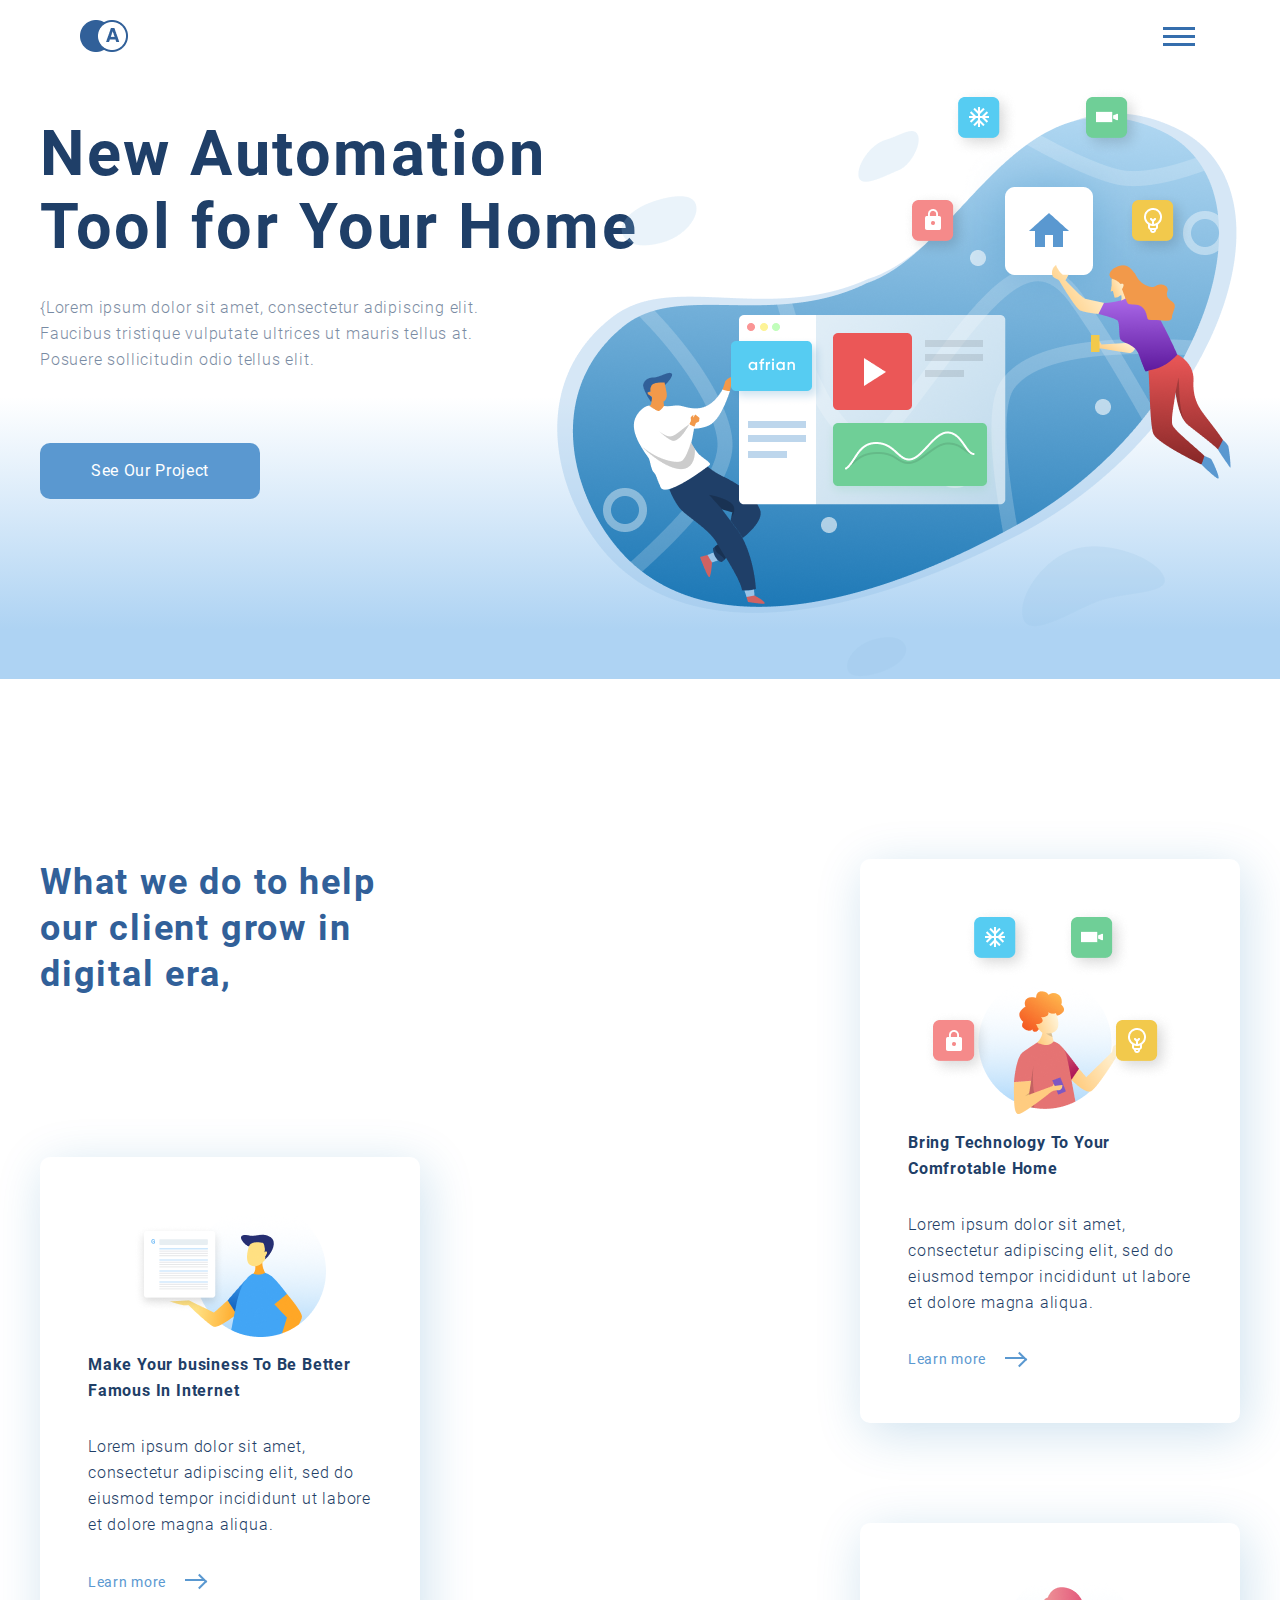
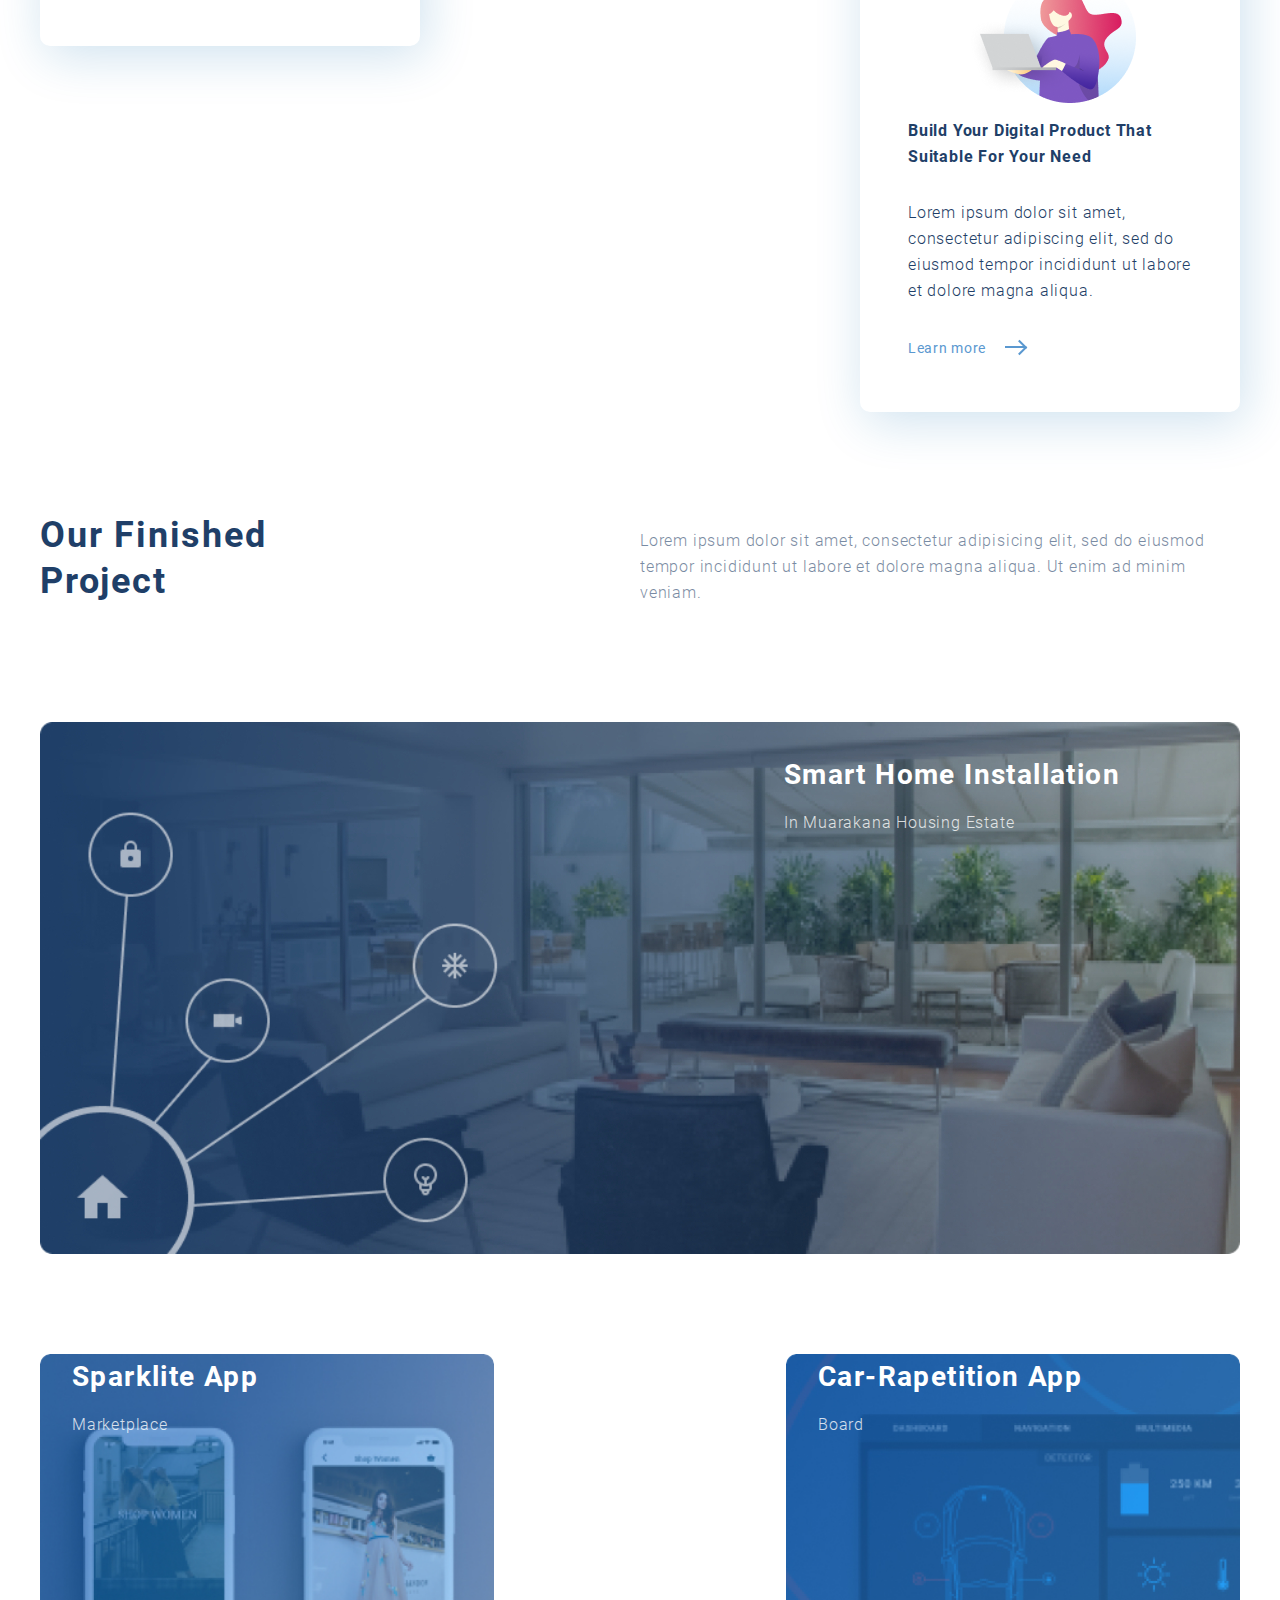
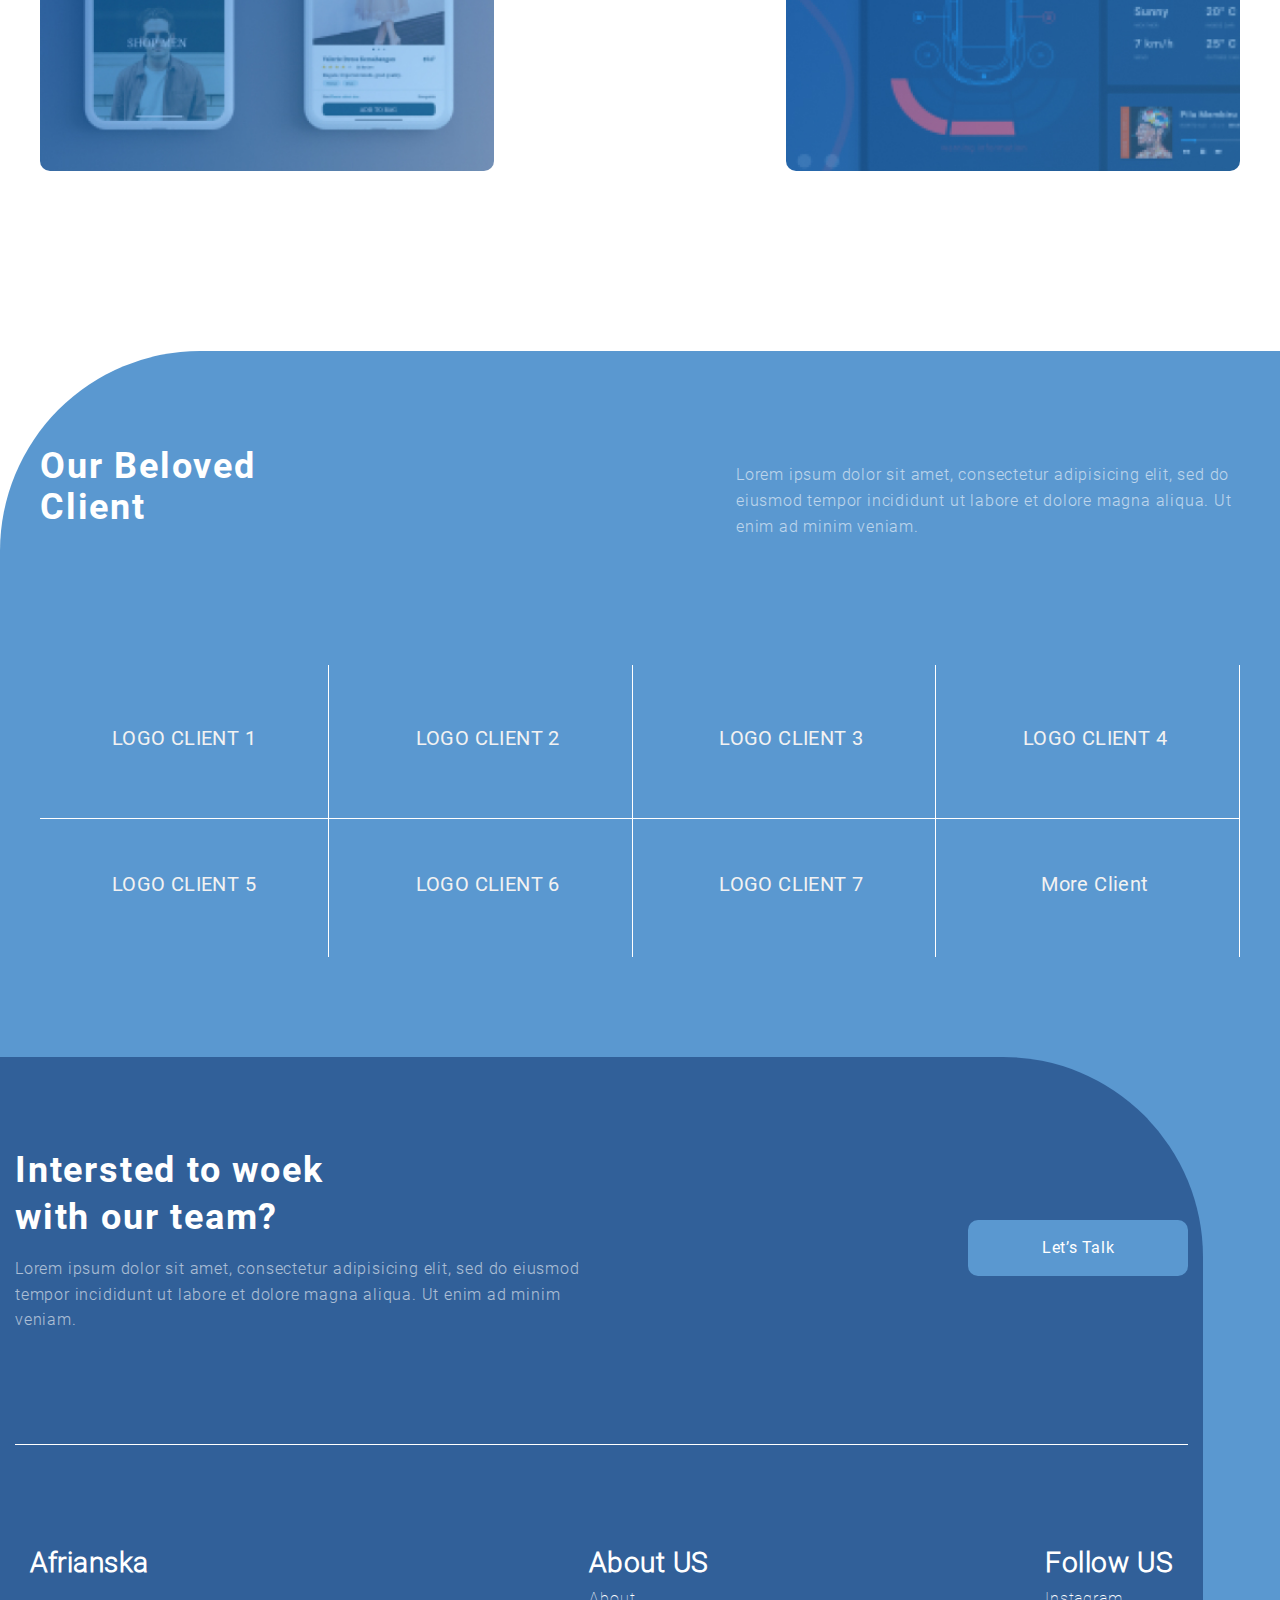
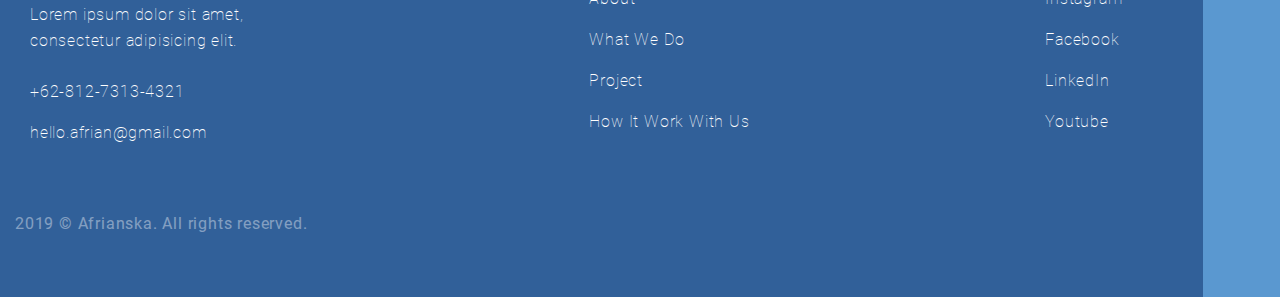
<file: index.html>
<!DOCTYPE html>
<html lang="en">
<head>
    <meta charset="UTF-8">
    <meta http-equiv="X-UA-Compatible" content="IE=edge">
    <meta name="viewport" content="width=device-width, initial-scale=1.0">
    <title>afrianska</title>
    <link rel="stylesheet" href="css/normalize.css">
    <link rel="stylesheet" href="css/style.css">
</head>
<body>
    <div class="wrapper">
        <header class="header">
            <a href="index.html" class="logo__link"><img src="img/logo.png" alt="logo"></a>
            <nav class='header__nav '>
                <ul class="header__list">
                    <li class="nav__list"><a href="blog.html" class="nav__link">Blog</a></li>
                    <li class="nav__list"><a href="contact.html" class="nav__link">Contact Us</a></li>
                </ul>
               
            </nav>
            <div class="burger__menu">
                <div class="line1"></div>
                <div class="line2"></div>
                <div class="line3"></div>
            </div>
        </header>
        <div class="inner">
            <div class="container">
               <div class="inner__items">
                   <div class="inner__item  inner__text">
                        <h1 class="inner__title">New Automation
                            Tool for Your Home
                        </h1>
                        <p class="inner__suptitle">{Lorem ipsum dolor sit amet, consectetur adipiscing elit. Faucibus tristique vulputate ultrices ut mauris tellus at. Posuere sollicitudin odio tellus elit.
                            
                        </p>
                        <a href="" class="inner__link">See Our Project</a>

                    </div>
                   <div class="inner__item inner__img">
                       <img src="img/illustration.png" alt="bunner">
                  </div>
               </div>
            </div>
        </div>
        <section>
            <div class="about">
                <div class="container">
                    
                    <div class="about__items">
                        <div class="about__item">
                            <h2 class="title__about">
                                What we do to help
                                our client grow in
                                digital era,
                            </h2>
                            <div class="about__card">
                                <div class="about__card-contant">
                                    <img src="img/business.png" alt="business" class="about__img">
                                    <h3 class="about__card-title">
                                        Make Your business To Be Better Famous In Internet
                                    </h3>
                                    <p class="about__card-title">
                                        Lorem ipsum dolor sit amet, consectetur adipiscing elit, sed do eiusmod tempor incididunt ut labore et dolore magna aliqua. 
                                    </p>
                                    <a href="#" class="about__card-link">Learn more</a>


                                </div>
                            </div>
                        </div>
                        <div class="about__item">
                            <div class="about__card">
                                <div class="about__card-contant">
                                    <img src="img/technology.png" alt="technology" class="about__img">
                                    <h3 class="about__card-title">Bring Technology To Your 
                                        Comfrotable Home
                                    </h3>
                                    <p class="about__card-title">
                                        Lorem ipsum dolor sit amet, consectetur adipiscing elit, sed do eiusmod tempor incididunt ut labore et dolore magna aliqua. 
                                    </p>
                                    <a href="#" class="about__card-link">Learn more</a>


                                </div>
                            </div>
                            <div class="about__card">
                                <div class="about__card-contant">
                                    <img src="img/digital.png" alt="digital" class="about__img">
                                    <h3 class="about__card-title">
                                        Build Your Digital Product That Suitable For Your Need
                                    </h3>
                                    <p class="about__card-title">
                                        Lorem ipsum dolor sit amet, consectetur adipiscing elit, sed do eiusmod tempor incididunt ut labore et dolore magna aliqua. 
                                    </p>
                                    <a href="#" class="about__card-link">Learn more</a>


                                </div>
                            </div>
                        </div>
                    </div>
                </div>
            </div>
        </section>
        <section class="project">
            <div class="container">
                <div class="project__conte">
                    <h2 class="project__title">Our Finished
                        Project
                    </h2>
                    <p class="project__subtitle">Lorem ipsum dolor sit amet, consectetur adipisicing elit, sed do eiusmod tempor incididunt ut   labore et dolore magna aliqua. Ut enim ad minim veniam.
                    </p>
                </div>
                <div class="project__bunner">
                    <div class="project__content">
                        <h3 class="project__bunner-title">Smart Home Installation</h3>
                        <p class="project__bunner-suptitle">In Muarakana Housing Estate</p>
                    </div>
                    
                </div>
                <div class="project__items">
                    <div class="project__item project__sparklite ">
                        <h3 class="project__bunner-title">Sparklite App</h3>
                        <p class="project__bunner-suptitle">Marketplace</p>
                    </div>
                    <div class="project__item  project__car">
                        <h3 class="project__bunner-title">Car-Rapetition App</h3>
                        <p class="project__bunner-suptitle">Board</p>
                    </div>
                </div>
            </div>
        </section>
        <section class="client">
            <div class="container">
                <div class="client__content">
                    <h3 class="client__title">Our Beloved Client</h3>
                    <p class="client__suptitle">Lorem ipsum dolor sit amet, consectetur adipisicing elit, sed do eiusmod tempor incididunt ut labore et dolore magna aliqua. Ut enim ad minim veniam.</p>
                </div>
                <div class="brang__items">
                    <div class="brang__item">
                        <a href="#" class="brand__link">LOGO CLIENT 1</a>
                    </div>
                    <div class="brang__item">
                        <a href="#" class="brand__link">LOGO CLIENT 2</a>
                    </div>
                    <div class="brang__item">
                        <a href="#" class="brand__link">LOGO CLIENT 3</a>
                    </div>
                    <div class="brang__item">
                        <a href="#" class="brand__link">LOGO CLIENT 4</a>
                    </div>
                    <div class="brang__item">
                        <a href="#" class="brand__link">LOGO CLIENT 5</a>
                    </div>
                    <div class="brang__item">
                        <a href="#" class="brand__link">LOGO CLIENT 6</a>
                    </div>
                    <div class="brang__item">
                        <a href="#" class="brand__link">LOGO CLIENT 7</a>
                    </div>
                    <div class="brang__item">
                        <a href="#" class="brand__link">More Client</a>
                    </div>
                </div>
            </div>
            <footer class="footer">
                <div class="container">
                    <div class="footer__top-content">
                        <div class="footer__content-text">
                            <h2 class="footer__title">Intersted to woek
                                with our team?
                            </h2>
                            <p class="footer__suptitle">Lorem ipsum dolor sit amet, consectetur adipisicing elit, sed do eiusmod tempor incididunt ut labore et dolore magna aliqua. Ut enim ad minim veniam.</p>
                        </div>
                        <a href="#" class="footer__link">Let’s Talk</a>
                        
                    </div>
                    <div class="footer__items">
                        <div class="footer__item">
                            <h3 class="footer__item-title"> <span>Afrianska</span> </h3>
                            <p class="footer__item-suptitel"> <span> Lorem ipsum dolor sit amet, consectetur adipisicing elit.  </span></p>
                            <a href="tel:+62-812-7313-4321"> <span> +62-812-7313-4321  </span></a>
                            <a href="mailto:hello.afrian@gmail.com"> <span> hello.afrian@gmail.com  </span></a>
                           
                        </div>
                        <div class="footer__item">
                            <h3 class="footer__item-title"> About US </h3>
                            <a href="#">About</a>
                            <a href="#">What We Do</a>
                            <a href="#">Project</a>
                            <a href="#">How It Work With Us</a>
                        </div>
                        <div class="footer__item">
                            <h3 class="footer__item-title"> Follow US </h3>
                            <a href="#">Instagram</a>
                            <a href="#">Facebook</a>
                            <a href="#">LinkedIn</a>
                            <a href="#">Youtube</a>
                        </div>
                    </div>
                    <a href="#" class="reserved">2019 © Afrianska. All rights reserved.</a>
                </div>
            </footer>
        </section>
    </div>
   

    <!-- <script src="https://cdnjs.cloudflare.com/ajax/libs/gsap/2.1.3/TweenMax.min.js" integrity="sha512-DkPsH9LzNzZaZjCszwKrooKwgjArJDiEjA5tTgr3YX4E6TYv93ICS8T41yFHJnnSmGpnf0Mvb5NhScYbwvhn2w==" crossorigin="anonymous"></script>
    <script src="https://cdnjs.cloudflare.com/ajax/libs/gsap/2.1.3/TimelineMax.min.js" integrity="sha512-0xrMWUXzEAc+VY7k48pWd5YT6ig03p4KARKxs4Bqxb9atrcn2fV41fWs+YXTKb8lD2sbPAmZMjKENiyzM/Gagw==" crossorigin="anonymous"></script> -->
    <script src="app.js"></script>
</body>
</html>
</file>
<file: css/style.css>
@font-face {
    font-family: 'Roboto-Bold';
    src: url(../fonts/Roboto/Roboto-Bold.ttf);
    
}

@font-face {
    font-family: 'Roboto-Light';
    src: url(../fonts/Roboto/Roboto-Light.ttf);
   
}

@font-face {
    font-family: 'Roboto-Regular';
    src: url(../fonts/Roboto/Roboto-Regular.ttf);
   
}
@font-face{
    font-family:'Roboto-Thin' ;
    src:url(../fonts/Roboto/Roboto-Thin.ttf);
}
.wrapper{
    overflow-x: hidden;
}
body{
    overflow-x: hidden;
}
h1,h2,h3,h4,h5{
 font-family: 'Roboto-Bold', sans-serif;
}
p{
    font-family: 'Roboto-Light', sans-serif;
}
a{
    text-decoration: none;
    font-family: 'Roboto-Regular', sans-serif;
}
.container{
    max-width: 1200px;
    padding: 0px 15px;
    margin: auto;
}

.header{

    height: 8vh;
    display: flex;
    justify-content: space-between;
    align-items: center;
    padding: 0px 80px;

 
}
.header__nav{
    position: fixed;
    right: 0;
    height: 92vh;
    top: 8vh;
    background: #356EAD;
    border-radius: 50px 0px 0px 0px;
    display: flex;
    flex-direction: column;
    align-items: center;
    width: 95%;
    z-index: 99;
    transform: translateX(100%);
    transition: 0.5s all ease-in-out;
   
}
.header-active{
    transform: translateX(0);
   
}
.header__list li{
    margin-bottom: 50px;
}
.header__list{
    margin-top: 40px;
    width: 60%;
}
.nav__list{
    opacity: 0;
}
.header__nav a {
    color: #ffff;
    font-weight: 500;
    font-size: 30px;
    transition: 0.2s all ease;
    cursor: pointer;
}
.header__nav a:hover{
    opacity: 0.9;
}

.burger__menu{
    cursor: pointer;
}
.burger__menu div{
    width: 32px;
    height: 3px;
    background: #356EAD;
    margin: 5px;

    transition: .5s all ease-in-out;
}
.toggle .line1{
    transform: rotate(-45deg) translate(-5px, 6px);

}
.toggle .line2{
    opacity: 0;
}
.toggle .line3{
    transform: rotate(45deg) translate(-5px, -6px);
    
}

@keyframes navLinkFade{
    from{
        opacity: 0;
        transform: translateX(50px);
    }
    to{
        opacity: 1;
        transform: translateX(0px);
    }
}
.inner{
    margin-top: 45px;
    margin-bottom: 180px;
    background: linear-gradient(0deg, #aed3f3 8.84%, rgba(152, 195, 232, 0) 50.12%);
}
.inner__items{
    position: relative;
    display: flex;
    justify-content: space-between;
    align-items: center;
    padding-bottom: 180px;
}
.inner__item{
    width: 50%;
}
.inner__title{
    font-size: 63px;
    line-height: 116%;
    letter-spacing: 0.04em;
    color: #1F3F68;
    margin-bottom: 32px;
}
.inner__suptitle{
    font-size: 16px;
    line-height: 162%;
    letter-spacing: 0.05em;
    color: #1F3F68;
    opacity: 0.6;
    margin-bottom: 70px;
    max-width: 450px;
}
.inner__link{
    width: 220px;
    height: 56px;
    background: #5A98D0;
    font-size: 16px;
    line-height:  162%;
    text-align: center;
    letter-spacing: 0.04em;
    color: #FFFFFF;
    border-radius: 10px;
    display: flex;
    align-items: center;
    justify-content: center;
    cursor: pointer;
    transition: 0.2s all ease;
}
.inner__link:hover{
    opacity: 0.9;
    font-size: 16.5px;
}
.inner__item img{
    position: absolute;
    top: -30px;
    right: 0px;
}

/* ABOUT */
.about{
    /* position: relative; */
}
.title__about{
    font-size: 36px;
    line-height: 128%;
    letter-spacing: 0.05em;
    color: #316099;
    max-width: 358px;
    margin-bottom: 160px;
    margin-block-start: 0;
}

.about__card{
    max-width: 380px;
    /* -webkit-box-shadow: 0px 1px 17px 9px rgba(0,0,0,0.14); 
   box-shadow: 0px 1px 17px 9px rgba(0,0,0,0.14); */
   box-shadow: 5px 10px 50px rgba(16, 112, 177, 0.2);
   border-radius: 10px;
}
.about__card-contant{
    margin: auto;
    padding: 48px;
    position: relative;
}
.about__card-contant img{
    margin: auto;

}
.about__card-title{
    font-size: 20px;
    line-height: 150%;
    letter-spacing: 0.05em;
    color: #1F3F68;
    margin: 15px 0px 50px;
}
.about__card-title{
    font-size: 16px;
    line-height:162%;
    letter-spacing: 0.05em;
    color: #1F3F68;
    /* opacity: 0.6; */
    margin-bottom: 30px;

}

.about__card-link{
    font-size: 14px;
    line-height: 214%;
    letter-spacing: 0.05em;
    color: #5A98D0;
    position: relative;
    transition: 0.2s all ease;
}
.about__card-link:hover{
    font-size: 14.5px;
    opacity: 0.9;
}
.about__card-link::after{
    position: absolute;
    content: '';
    width: 9px;
    height: 9px;
    border-top: 2px solid #5A98D0;
    border-left: 2px solid #5A98D0;
    top: 15%;
    right: -50%;
    transform: rotate(135deg);
}
.about__card-link::before{
    position: absolute;
    content: '';
    width: 20px;
    height: 2px;
    background:#5A98D0 ;
    top: 34.8%;
    right: -50%;
}

.about__items{
    display: flex;
    justify-content: space-between;
    /* align-items: center; */
    /* position: absolute;
    top: 0; */
}
.about__card{
    margin-bottom: 100px;
}

/* ABOUT END */

/* PROJECT */
  .project__conte{
      display: flex;
      justify-content: space-between;
    }
    .project__title{
        font-size: 36px;
        line-height: 128%;
        letter-spacing: 0.05em;
        color: #1F3F68;
        width: 227px;
        z-index: 2;
    }
    .project__subtitle{
        width: 50%;
        font-size: 16px;
        line-height: 162%;
        letter-spacing: 0.05em;
        color: #1F3F68;
        opacity: 0.6;
        z-index: 2;
    }
    .project__bunner{
        margin-top: 100px;
        background: url('../img/project-bunner.jpg') no-repeat center;
        background-size: cover;
        background-position: initial;
        border-radius: 10px;
        height: 532px;
        width: 100%;
        z-index: 1;
        position: relative;
        justify-content: space-between;
        
    }
    .project__content{
       
        position: absolute;
        right: 10%;
        top: 30px;
    }
    .project__bunner-title{
        font-size: 28px;
        line-height: 164%;
        letter-spacing: 0.05em;
        color: #FFFFFF;
        margin-bottom: 8px;
    }
    .project__bunner-suptitle{
        font-size: 16px;
        /* line-height: 287%; */
        letter-spacing: 0.05em;
        color: #FFFFFF;
        opacity: 0.8;
    }
    .project__items{
        margin-top: 100px;
        display: flex;
        justify-content: space-between;

    }
    .project__item{
        padding-left: 32px;
    }
    .project__sparklite{
        background: url('../img/sparklite.jpg') no-repeat ;
        background-size: cover;
        background-position: initial;
        border-radius: 10px;
        width: 422px;
        height: 417px;
    }
    .project__car{
        background:  url('../img/car.jpg') no-repeat;
        background-size: cover;
        background-position: initial;
        border-radius: 10px;
        width: 422px;
        height: 417px;
   
    }
/* PROJECT END */

/* CLIENT */
.client{
    margin-top: 180px;
    padding-top: 95px;
    background: #5A98D0;
    border-radius: 200px 0px 0px 0px;
}
.client__content{
    display: flex;
    justify-content: space-between;
    padding-bottom: 110px;
}
.client__title{
    font-size: 36px;
    letter-spacing: 0.05em;
    color: #FFFFFF;
    margin-block-start: 0;
    width: 223px;
}
.client__suptitle{
    font-size: 16px;
    line-height: 162% ;
    letter-spacing: 0.05em;
    color: #FFFFFF;
    opacity: 0.6;
    width: 42%;
}
.brang__items{
    display: flex;
    flex-wrap: wrap;
    justify-content: space-between;
    position: relative;
    padding-bottom: 100px;
}
.brang__items::after{
    position: absolute;
    content: '';
    width: 100%;
    height: 1px;
    background: #FFFFFF;
    top: 39%;
}
.brang__item{
   
    width: 24%;
    padding: 50px 0px;
    text-align: center;
     transition: 0.2s all ease;
}
.brang__item:nth-child(n+1){
    border-right: 1px solid #FFFFFF;  
}
.brang__item:hover{
    cursor: pointer;
    opacity: 0.8;
    font-size: 20.5px;
}

.brand__link{
    font-size: 20px;
    line-height: 46px;
    letter-spacing: 0.02em;
    color: #F2F2F2;
}


/* CLIENT END */

/* FOOTER */
.footer{
    
    background: #316099;
    border-radius: 0px 200px 0px 0px;
    margin-right: 6%;
    padding: 90px 0px 60px;
}
.footer__top-content{
    display: flex;
    justify-content: space-between;
    align-items: center;
    padding-bottom: 95px;
    border-bottom: 1px solid #FFFFFF;

}
.footer__content-text{
    width: 50%;
}
.footer__title{
    width: 317px;
    font-size: 36px;
    line-height: 128%;
    letter-spacing: 0.05em;
    color: #FFFFFF;
}
.footer__suptitle{
    font-size: 16px;
    line-height: 162%;
    letter-spacing: 0.05em;
    color: #FFFFFF;
    opacity: 0.6;
   
}
.footer__link{
    font-size: 16px;
    line-height: 162%;
    text-align: center;
    letter-spacing: 0.04em;
    color: #FFFFFF;
    width: 220px;
    height: 56px;
    background: #5A98D0;
    border-radius: 10px;
    display: flex;
    justify-content: center;
    align-items: center;
    cursor: pointer;
    transition: 0.2s all ease;
}
.footer__link:hover{
    opacity: 0.9;
    font-size: 16.5px;
}

.footer__items{
    display: flex;
    flex-wrap: wrap;
    justify-content: space-between;
    margin-top: 95px;
    margin-bottom: 50px;
    
}

.footer__item{
    display: flex;
    flex-direction: column;
    padding: 0px 15px

}
.footer__item-title{
    font-family: 'Roboto-Light';
    font-size: 28px;
    line-height:164%;
    letter-spacing: 0.02em;
    color: #FFFFFF;
   
}
.footer__item  a {
    font-family:'Roboto-Thin' , sans-serif ;
    margin-bottom: 15px;
    font-size: 16px;
    line-height: 162%;
    letter-spacing: 0.05em;
    color: #FFFFFF;
    cursor: pointer;
    transition: 0.2s all ease;

}
.footer__item  a:hover{
    opacity: 0.9;
}
.footer__item-suptitel{
    font-family:'Roboto-Thin' , sans-serif ;
    font-size: 16px;
    line-height: 162%;
    letter-spacing: 0.05em;
    margin-bottom: 25px;
    width: 264px;
    color: #FFFFFF;
}
.reserved{
 
    font-size: 16px;
    line-height: 162%;
    letter-spacing: 0.05em;
    color: #FFFFFF;
    opacity: 0.4;
    cursor: pointer;
    transition: 0.2s all ease;
}
.reserved:hover{
    opacity: 0.9;
}

/* FOOTER END  */

/* BLOG PAGE */
.blog__inner{
    background: url('../img/bg.jpg') no-repeat center;
    background-size: cover;
    padding: 50px 0px;
}
.blog__content{
    max-width: 780px;

}

.blog__title{
    margin-bottom: 15px;
    font-size: 44px;
    line-height: 168%;
    text-align: center;
    letter-spacing: 0.04em;
    color: #FFFFFF;   
}
.blog__subtitle{
    font-size: 20px;
    line-height: 150% ;
    text-align: center;
    letter-spacing: 0.04em;
    color: rgba(255, 255, 255, 0.4);
}

.form-search{
    margin: 56px 0px;
    transition: .2s all ease-in-out;
}
.search__block{
    position: relative;
    display: flex;
    min-width: 100px;
    transition: .2s all ease-in-out;
  }
  
  .search {
    border: none;
    height: 56px;
    width: 100%;
    padding: 0px 47px 0px 60px;
    outline: 0;
    background: #F4F4F4;
    border-radius: 10px;
    transition: .2s all ease-in-out;
  }
  .search::placeholder{
    font-family: 'Roboto-Regular',sans-serif;
    font-size: 16px;
  
  }
  
  .search-icon {
    position: absolute;
    top: 50%;
    left: 3.5%;
    width: 17px;
    transform: translate(-50%, -50%);
  }
  
  .clear-icon {
    position: absolute;
    cursor: pointer;
    visibility: hidden;
    top: 50%;
    right: 2.5%;
    width: 17px;
    transform: translate(-50%, -50%);
  }
  
  .search:hover, .search:focus {
    border: 1px solid #009688;
    background-color: white;
  }
.blog__link{
    display: block;
    font-size: 20px;
    line-height: 25px;
    letter-spacing: 0.04em;
    color: #356EAD;
    opacity: 0.8;
    margin-bottom: 32px;
}
.blog__items{
    display: flex;
    justify-content: space-between;
    position: relative;
    margin-bottom: 32px;

}
.blog__item{
    width: 50%;
}
.blog__item-title a{
    cursor: pointer;
    font-size: 48px;
    line-height: 121%;
    letter-spacing: 0.04em;
    color: #1F3F68;
    margin-bottom: 32px;
}
.blog__item-subtitle{
    font-size: 16px;
    line-height: 162%;
    letter-spacing: 0.04em;
    color: #000000;
    opacity: 0.6;
}

.blog-footer{
    display: flex;
    align-items: center;
    position: absolute;
    /* bottom: 0; */
    width: 50%;
    margin: 50px 0px;
}
.blog__footer-title a{
    font-size: 14px;
    /* line-height: 171%; */
    letter-spacing: 0.04em;
    color: #1F3F68;
}
.blog__footer-subtitle{
    font-size: 14px;
    line-height: 171%;
    letter-spacing: 0.04em;
    color: #1F3F68;
    opacity: 0.4;
}

.blog__footer-item{
    margin-right: 20%;
}
.blog__footer-img{
    display: flex;
    /* height: 24px; */
}
.blog__footer-img img{
    margin-right: 32px;
}
.blog__cards{
    display: flex;
    justify-content: space-between;
    margin-bottom: 32px;
}
.blog__card{
    width: 24%;
}
.blog__cards .blog-footer{
    bottom: inherit;
    position: inherit;
    width: 100%;
    justify-content: space-between;
}
.blog__card-title a{
    font-size: 22px;
    line-height: 136% ;
    letter-spacing: 0.04em;
    color: #1F3F68;
}
.blog__link-right{
    text-align: end;

}
.article__content .blog__items{
    justify-content: inherit;
}
.article__content .blog__item-title a{
    font-size: 25px;
}
.blog__item-article{
    width: 70%;
    max-width: 600px;
    margin-left: 20px;
}
.blog__item-article .blog-footer{
    position: inherit;
}
.nav{
    margin-top: 20px;
    display: flex;
    justify-content: space-between;

}
.nav a{
    font-size: 16px;
    line-height: 20px;
    letter-spacing: 0.04em;
    color: #356EAD;
}
.new{
    position: relative;
    padding-left: 50px;
}
.new::after{
    position: absolute;
    content: '';
    width: 9px;
    height: 9px;
    border-top: 2px solid #5A98D0;
    border-left: 2px solid #5A98D0;
    top: 30%;
    left: 10%;
    transform: rotate(-45deg);
}
.new::before {
    position: absolute;
    content: '';
    width: 20px;
    height: 2px;
    background: #5A98D0;
    top: 48.5%;
    left: 11%;
}
.new{
    position: relative;
    padding-left: 50px;
}
.new::after{
    position: absolute;
    content: '';
    width: 9px;
    height: 9px;
    border-top: 2px solid #5A98D0;
    border-left: 2px solid #5A98D0;
    top: 30%;
    left: 10%;
    transform: rotate(-45deg);
}
.new::before {
    position: absolute;
    content: '';
    width: 15px;
    height: 2px;
    background: #5A98D0;
    top: 48.5%;
    left: 11%;
}.old{
    position: relative;
    padding-right: 50px;
}
.old::after{
    position: absolute;
    content: '';
    width: 9px;
    height: 9px;
    border-top: 2px solid #5A98D0;
    border-left: 2px solid #5A98D0;
    top: 30%;
    right: 10%;
    transform: rotate(135deg);
}
.old::before {
    position: absolute;
    content: '';
    width: 15px;
    height: 2px;
    background: #5A98D0;
    top: 48.5%;
    right: 11%;
}
.article{
    margin: 50px 0px;
}
.article__content{
    border-top: 1px solid rgba(0, 0, 0, 0.2);
    padding-top: 60px;
}
/* BLOG PAGE AND */

/* CONTACT */
.contacts{
    margin: 60px 0px 95px;

}
.contacts__items{
    display: flex;
    justify-content: space-between;
    align-items: center;
}
.contacts__img{
    margin-bottom: 70px;
}
.contact__title{
    font-size: 20px;
    line-height: 150%;
    letter-spacing: 0.04em;
    color: #1F3F68;
}
.contacts__item .contact__title{
    margin-bottom: 24px;
}
.contacts__item  .contact__subtitle{
    margin-bottom: 40px;
}
.contact__subtitle{
    font-size: 16px;
    line-height: 162%;
    letter-spacing: 0.04em;
    color: #1F3F68;
    opacity: 0.6;
}

.contact__links{
    display: flex; 
    align-items: flex-start;  
}
.contact__block{
    margin-bottom: 40px;
}
.contact__links img{
    margin-right: 15px;
}

.contact__links a{
    font-size: 16px;
    line-height:162%;
    letter-spacing: 0.04em;
    color: #1F3F68;
    margin-bottom: 15px;
}
.contacts__item-form{
    width: 60%;
}
.form__contact{
    /* -webkit-box-shadow: 0px 1px 17px 9px rgb(0 0 0 / 14%); */
    /* box-shadow: 0px 1px 17px 9px rgb(0 0 0 / 14%); */
    box-shadow: 5px 10px 50px rgba(16, 112, 177, 0.2);
    border-radius: 10px;
}
.form__content{
    padding: 56px;
}
.form__content .contact__title{
    margin-bottom: 48px;
}
.form__input {
    display: flex;
    flex-direction: column;
}
.form__input label{
    font-family: 'Roboto-Regular', sans-serif;
    margin-bottom: 10px;
    font-size: 16px;
    line-height: 30px;
    letter-spacing: 0.04em;
    color: #1F3F68;
    opacity: 0.8;
}
.form__input input,
.form__input textarea{
    background: #FFFFFF;
    /* box-shadow: 5px 10px 50px rgba(16, 112, 177, 0.2); */
    border: 1px solid #356EAD;
    border-radius: 10px;
    outline: none;
}
.form__input-style::placeholder{
    font-size: 16px;
    line-height: 187%;
    letter-spacing: 0.04em;
    color: #1F3F68;
    opacity: 0.2;
    padding-left: 40px;
}
.form__textarea::placeholder{
    font-size: 16px;
    line-height: 187%;
    letter-spacing: 0.04em;
    color: #1F3F68;
    opacity: 0.2;
    padding-left: 40px;
    padding-top: 25px; 
}
.form__input input{
    height: 70px;
    margin-bottom: 32px;
}
.form__input textarea{
    resize: none;
    margin-bottom: 70px;
}
.form__button{
    
    display: block;
    margin: auto;
    width: 100%;
    height: 72px;
    background: #5A98D0;
    box-shadow: 5px 20px 50px rgba(16, 112, 177, 0.2);
    border-radius: 10px;
    border: transparent;
    outline: none;
    color: #ffff;
    font-size: 16px;
    font-family: 'Roboto-Regular',sans-serif;

}
/* CONTACT END */


@media screen and (max-width:1024px) {
    .inner__items{
        flex-direction: column;
        justify-content: center;
        align-items: center;
        padding-bottom: 580px;
    }
    .inner__item {
        width: 90%;
    }
    .inner__item img {
        position: absolute;
        bottom: 0px;
        top: inherit;
        
    }
    .blog__cards {
       flex-wrap: wrap;
    }
    .blog__card{
        width: 45%;
        margin-bottom: 40px;
    }
    .blog__card img{
        width: 100%;
    }

}

@media screen and (max-width:880px){
    

    .inner {
        margin-top: 20px;
        margin-bottom: 80px;
        
    }
    .about__items {
        flex-wrap: wrap;
        justify-content: center;
    }
    .about__card {
        margin: auto;
        margin-bottom: 60px;
    }
    .title__about {
        width: 90%;
        text-align: center;
        margin-bottom: 80px;
    }
    .inner__title {
        font-size: 50px;
        
    }
    .project__items {
        margin-top: 80px;
        flex-wrap: wrap;
        justify-content: center;
    }
    .project__sparklite {
        margin-bottom: 50px;
    }
    .client__content {
        flex-direction: column;
        flex-wrap: wrap;
        justify-content: center;
        align-items: center;
        padding-bottom: 80px;
       
    }
    .client__title {
        width: 90%;
        text-align: center;
    }
    .client__suptitle {
        width: 75%;
    }
    .client {
        margin-top: 120px;
        padding-top: 80px;
    }
    .brand__link {
        font-size: 16px;
        line-height: 40px;
    }
    .blog .blog__items{
        flex-direction: column-reverse;
        justify-content: center;
        align-items: center;
        margin-bottom: 120px;
    }
    .blog__item {
        width: 100%;
    }
    .blog-footer {
        /* bottom: inherit; */
        width: 100%;
        margin: 30px 0px;
    }
    .blog__img{
        margin-bottom: 40px;
    }
    .blog__item-title a{
        font-size: 40px;
    }
    .contacts__items{
        flex-direction: column;
    }
    .contacts__item-form {
        width: 100%;
    }

}
@media screen and (max-width:650px){
    .header__nav {
        width: 95%;
    }
    .inner__title {
        font-size: 45px;
    }
    .inner__suptitle {
        margin-bottom: 50px;
    }
    .inner__link {
        width: 250px;
        height: 60px;
    }
    .inner__items {
        padding-bottom: 480px;
    }
    .title__about {
        font-size: 30px;
        margin-bottom: 50px;
        /* margin: auto  ; */
    }
    .project__conte {
        display: flex;
        flex-direction: column;
        justify-content: center;
        align-items: baseline;
        text-align: center;
    }
    .project__title {
        font-size: 30px;
        width: 100%;
    }
    .project__subtitle {
        width: 100%;
    }
    .project__bunner {
        margin-top: 60px;
    }
    .project__bunner-title {
        font-size: 22px;
    }
    .footer__top-content {
        display: flex;
        flex-direction: column;
        justify-content: center;
        text-align: center;
    }
    .footer__title {
        width: 100%;
        font-size: 30px;
    }
    .footer__suptitle {
        margin-bottom: 50px;
    }
    .footer__content-text{
        width: 100%;
    }
    .footer__link {
        width: 250px;
        height: 60px;
    }
    .footer__top-content {
        padding-bottom: 80px;
    }
    .footer__suptitle {
        width: 100%;
    }
    .footer__items {
        margin-top: 75px;
    }
    .footer__item-title {
        font-size: 20px;
    }
    .brang__item {
        width: 49.8%;
        border-bottom: 1px solid #fff;
    }
    .brang__item:nth-child(7){
        border-bottom: none;
    }
    .brang__item:nth-child(8){
        border-bottom: none;
    }
    .brang__items::after{
        display: none;
    }
    .blog__card{
        width: 100%;
    }
    .blog__card img{
        margin-bottom: 30px;
    }
    .article .blog__items{
        flex-direction: column;
        justify-content: center;
        align-items: center;
    }
    .blog__img {
        margin-bottom: 40px;
    }
    .blog__item-article {
        width: 100%;
        margin-left: 0px;
    }
    .blog__footer-item {
        margin-right: 50%;
    }
    .contacts__item .contact__title {
        margin-bottom: 22px;
    }
    .contacts__item .contact__subtitle {
        margin-bottom: 25px;
    }
    .contact__links a {
        font-size: 14px;
    }
    .form__input input {
        height: 50px;
        margin-bottom: 25px;
    }
    .form__content .contact__title {
        margin-bottom: 35px;
    }
    .form__input label {
        margin-bottom: 5px;
    }
    .form__input-style::placeholder {
        font-size: 14px;
        padding-left: 16px;
    }
    .form__textarea::placeholder {
        font-size: 14px;
        padding-left: 16px;
        padding-top: 20px;
    }
    .form__input textarea {
        margin-bottom: 50px;
      
    }
    .form__button {   
        height: 55px;
    }

}
@media screen and (max-width:524px){
    header{
        padding: 0px 15px!important;
    }
    .brang__item:nth-child(n+1){
        border-right:none;
    }
    .brang__item {
        width: 100%;
    }
    .brang__item:nth-child(7){
        border-bottom: 1px solid #fff;
    }
    .blog__title {
        font-size: 35px;
    }
    .blog__subtitle {
        font-size: 16px;
    }
    .blog__link {
        font-size: 16px;
        margin-bottom: 25px;
    }
    .blog__item-title a {
        font-size: 22px;
        margin-bottom: 25px;
        cursor: pointer;
    }
    .blog__item-subtitle {
        font-size: 14px;
    }
    .blog__cards {
        margin-bottom: 5px;
    }
    .article__content .blog__item-title a {
        font-size: 22px;
        cursor: pointer;
    }
    .blog__footer-item {
        margin-right: 35%;
    }

}
@media screen and (max-width:429px){
   
    .header__nav {
        width: 100%;
    }
    .inner__title {
        font-size: 32px;
    }
    .inner__items {
        padding-bottom: 340px;
    }
    .inner__item {
        width: 100%;
    }
    .title__about {
        font-size: 22px;
    }
    .inner {
        margin-bottom: 50px;
    }
    .about__card {
        max-width: 380px;
    }
    .about__card-contant {
        padding: 20px;
    }
    .project__bunner,
    .project__sparklite,
    .project__car{
        height: 372px;
    }
    .project__content{
        right: 1%;
    }
    .project__items{
        margin-top: 50px;
    }
    .client {
        border-radius: 100px 0px 0px 0px;
    }
    
    .client__title {
        width: 100%;
        font-size: 30px;
    }
    .client__suptitle {
        width: 100%;
        text-align: center;
    }
    
    .client__content  {
        padding-bottom: 25px;
    }
    .brang__items {
        padding-bottom: 50px;
    }
    .footer {
        border-radius: 0px 100px 0px 0px;
        margin-right: 0%;
        padding: 75px 0px 60px;
    }
    .footer__item-title {
        font-size: 18px;
    }
}
</file>
